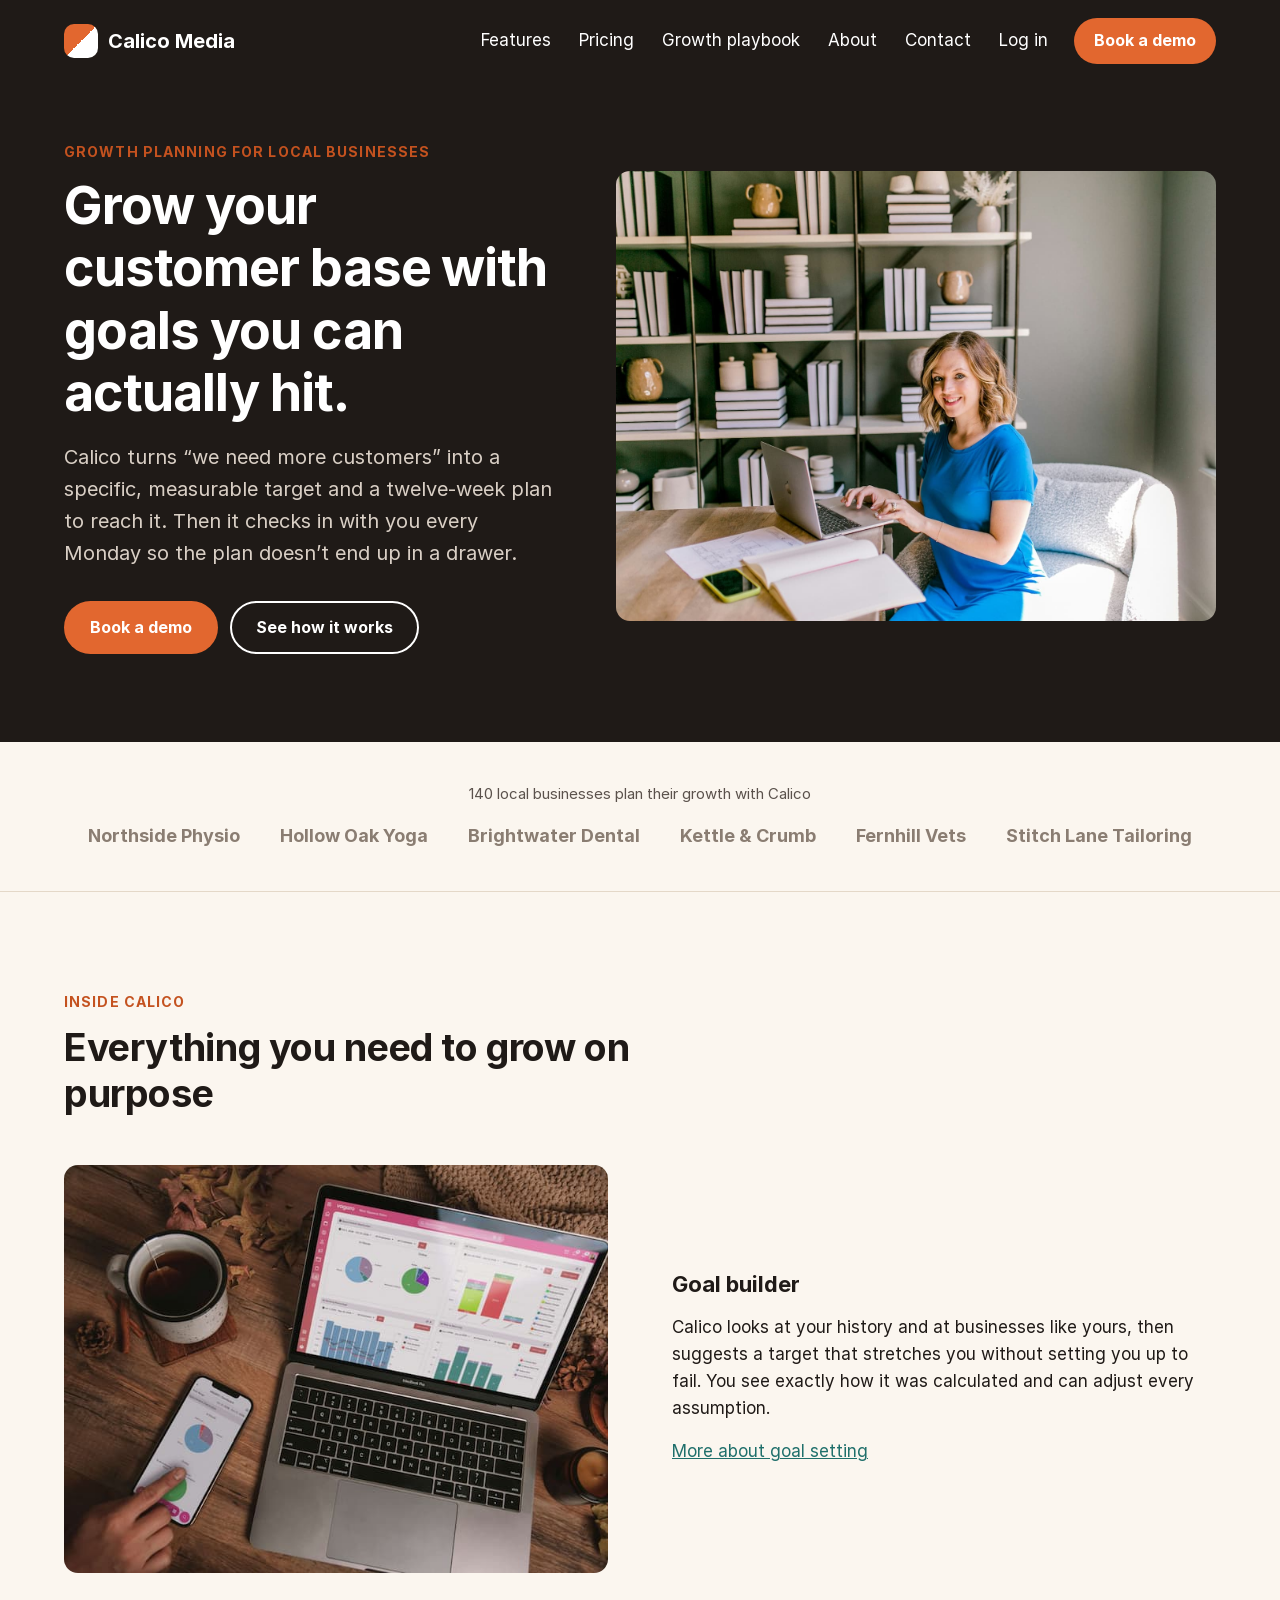
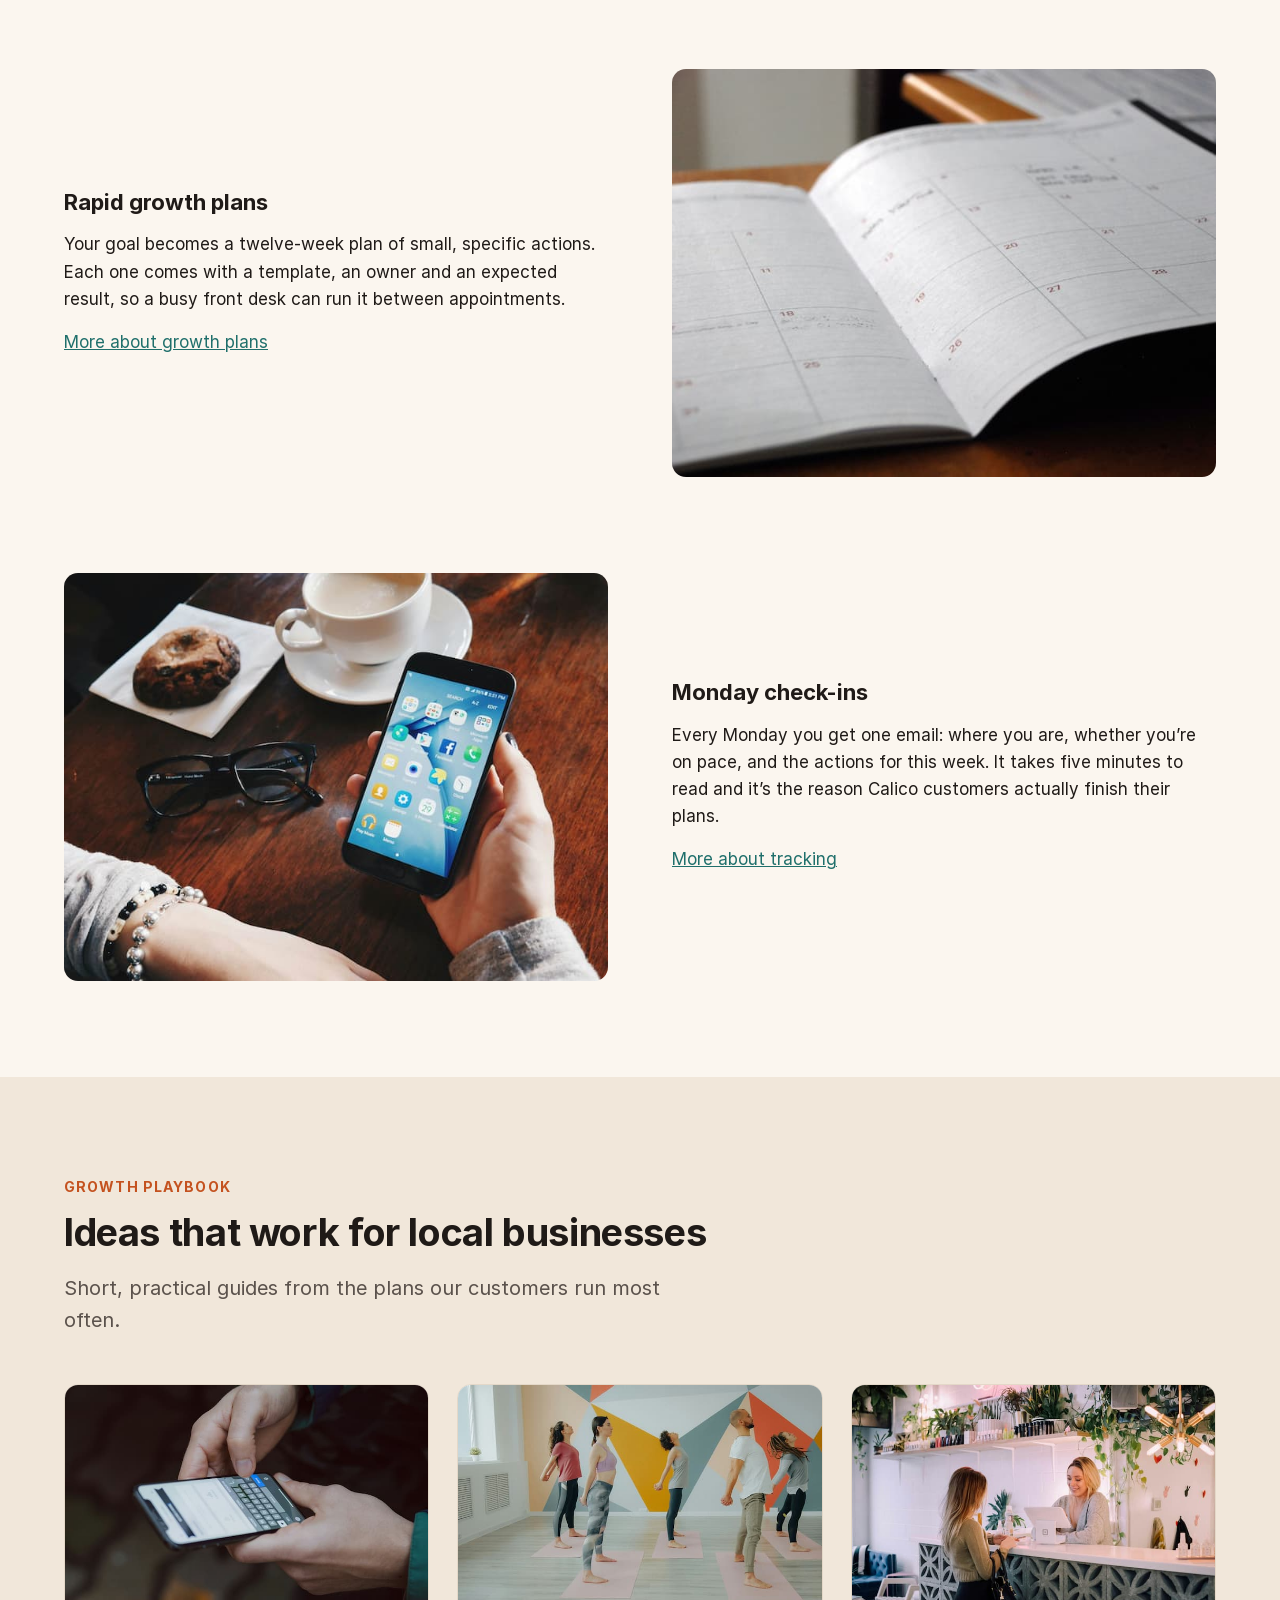
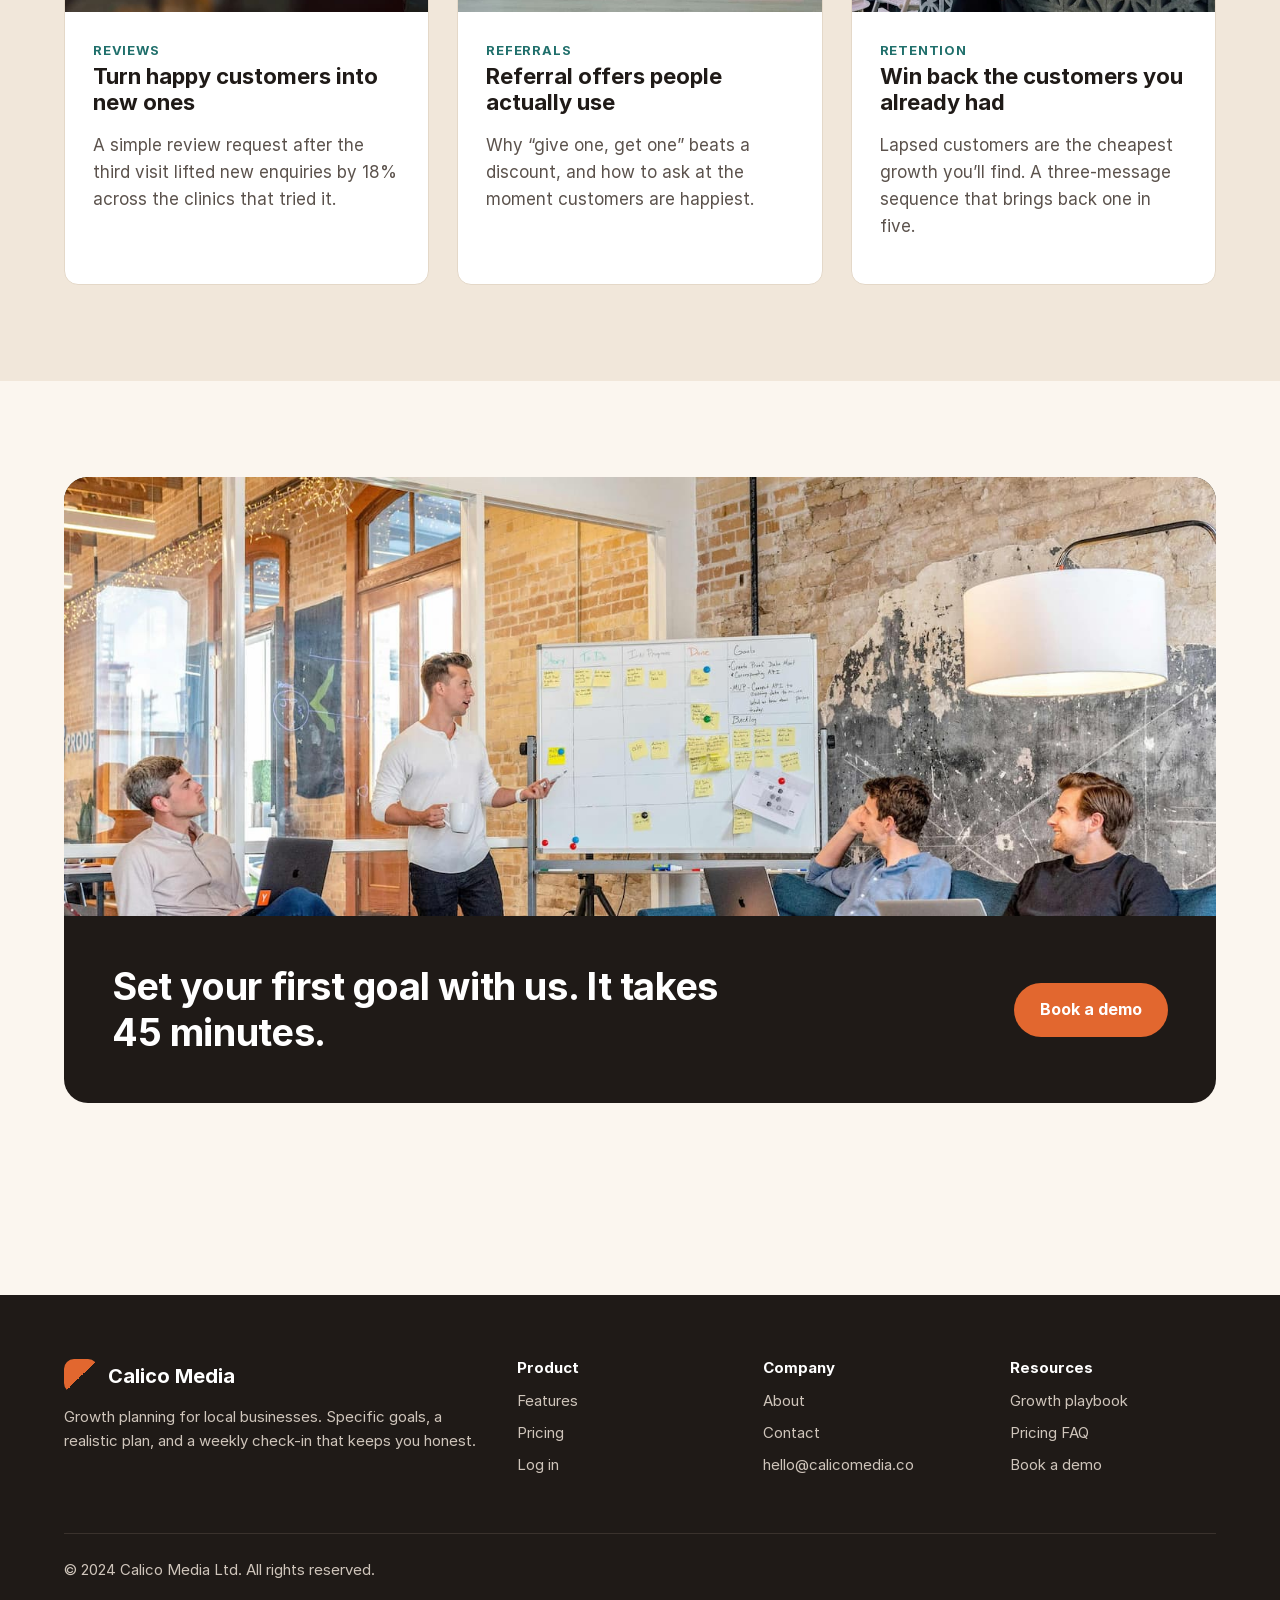
<file: public/index.html>
<!DOCTYPE html>
<html lang="en">
<head>
  <meta charset="utf-8">
  <meta name="viewport" content="width=device-width, initial-scale=1">
  <title>Calico Media | Growth planning for local businesses</title>
  <meta name="description" content="Calico helps local businesses grow their customer base with specific, measurable, realistic goals and a rapid growth plan you can run every week.">
  <link rel="stylesheet" href="css/styles.css">
</head>
<body>
  <header class="site-header site-header--home">
    <div class="container">
      <a class="logo" href="index.html"><span class="logo-mark"></span>Calico Media</a>
      <nav aria-label="Main">
        <ul class="nav-links">
          <li><a href="features.html">Features</a></li>
          <li><a href="pricing.html">Pricing</a></li>
          <li><a href="#playbook">Growth playbook</a></li>
          <li><a href="about.html">About</a></li>
          <li><a href="contact.html">Contact</a></li>
          <li><a href="https://app.calicomedia.co/login">Log in</a></li>
          <li><a class="btn" href="contact.html">Book a demo</a></li>
        </ul>
      </nav>
    </div>
  </header>

  <main>
    <section class="hero">
      <div class="container hero-inner">
        <div class="hero-text">
          <span class="eyebrow">Growth planning for local businesses</span>
          <h1>Grow your customer base with goals you can actually hit.</h1>
          <p class="lead">Calico turns &ldquo;we need more customers&rdquo; into a specific, measurable target and a twelve-week plan to reach it. Then it checks in with you every Monday so the plan doesn&rsquo;t end up in a drawer.</p>
          <div class="hero-actions">
            <a class="btn" href="contact.html">Book a demo</a>
            <a class="btn btn--ghost" href="features.html">See how it works</a>
          </div>
        </div>
        <div class="hero-media">
          <img class="hero-image" src="images/hero-weekly-plan-mobile.jpg" srcset="images/hero-weekly-plan-mobile.jpg 690w, images/hero-weekly-plan-desktop.jpg 1200w" sizes="(max-width: 800px) 100vw, 800px" alt="A business owner at her desk with a laptop and an open planner">
        </div>
      </div>
    </section>

    <section class="trust">
      <div class="container">
        <p>140 local businesses plan their growth with Calico</p>
        <ul class="trust-list">
          <li>Northside Physio</li>
          <li>Hollow Oak Yoga</li>
          <li>Brightwater Dental</li>
          <li>Kettle &amp; Crumb</li>
          <li>Fernhill Vets</li>
          <li>Stitch Lane Tailoring</li>
        </ul>
      </div>
    </section>

    <section class="section">
      <div class="container">
        <div class="section-intro">
          <span class="eyebrow">Inside Calico</span>
          <h2>Everything you need to grow on purpose</h2>
        </div>

        <div class="feature-row">
          <div class="feature-media">
            <img src="images/feature-goal-builder-mobile.jpg" srcset="images/feature-goal-builder-mobile.jpg 690w, images/feature-goal-builder-desktop.jpg 1200w" sizes="(max-width: 800px) 100vw, 50vw" loading="lazy" alt="Growth charts on a laptop and phone beside a cup of tea">
          </div>
          <div>
            <h3>Goal builder</h3>
            <p>Calico looks at your history and at businesses like yours, then suggests a target that stretches you without setting you up to fail. You see exactly how it was calculated and can adjust every assumption.</p>
            <a href="features.html">More about goal setting</a>
          </div>
        </div>

        <div class="feature-row feature-row--reverse">
          <div class="feature-media">
            <img src="images/feature-growth-plan-mobile.jpg" srcset="images/feature-growth-plan-mobile.jpg 690w, images/feature-growth-plan-desktop.jpg 1200w" sizes="(max-width: 800px) 100vw, 50vw" loading="lazy" alt="An open planner showing the weeks ahead">
          </div>
          <div>
            <h3>Rapid growth plans</h3>
            <p>Your goal becomes a twelve-week plan of small, specific actions. Each one comes with a template, an owner and an expected result, so a busy front desk can run it between appointments.</p>
            <a href="features.html">More about growth plans</a>
          </div>
        </div>

        <div class="feature-row">
          <div class="feature-media">
            <img src="images/feature-monday-checkin-mobile.jpg" srcset="images/feature-monday-checkin-mobile.jpg 690w, images/feature-monday-checkin-desktop.jpg 1200w" sizes="(max-width: 800px) 100vw, 50vw" loading="lazy" alt="Checking a phone over coffee on a Monday morning">
          </div>
          <div>
            <h3>Monday check-ins</h3>
            <p>Every Monday you get one email: where you are, whether you&rsquo;re on pace, and the actions for this week. It takes five minutes to read and it&rsquo;s the reason Calico customers actually finish their plans.</p>
            <a href="features.html">More about tracking</a>
          </div>
        </div>
      </div>
    </section>

    <section class="section section--sand" id="playbook">
      <div class="container">
        <div class="section-intro">
          <span class="eyebrow">Growth playbook</span>
          <h2>Ideas that work for local businesses</h2>
          <p class="lead">Short, practical guides from the plans our customers run most often.</p>
        </div>
        <div class="playbook-grid">
          <article class="card">
            <img src="images/playbook-reviews-mobile.jpg" srcset="images/playbook-reviews-mobile.jpg 690w, images/playbook-reviews-desktop.jpg 1200w" sizes="(max-width: 800px) 100vw, 33vw" loading="lazy" alt="A customer typing a review on their phone">
            <div class="card-body">
              <span class="card-tag">Reviews</span>
              <h3>Turn happy customers into new ones</h3>
              <p>A simple review request after the third visit lifted new enquiries by 18% across the clinics that tried it.</p>
            </div>
          </article>
          <article class="card">
            <img src="images/playbook-referrals-mobile.jpg" srcset="images/playbook-referrals-mobile.jpg 690w, images/playbook-referrals-desktop.jpg 1200w" sizes="(max-width: 800px) 100vw, 33vw" loading="lazy" alt="A group class stretching together in a yoga studio">
            <div class="card-body">
              <span class="card-tag">Referrals</span>
              <h3>Referral offers people actually use</h3>
              <p>Why &ldquo;give one, get one&rdquo; beats a discount, and how to ask at the moment customers are happiest.</p>
            </div>
          </article>
          <article class="card">
            <img src="images/playbook-rebooking-mobile.jpg" srcset="images/playbook-rebooking-mobile.jpg 690w, images/playbook-rebooking-desktop.jpg 1200w" sizes="(max-width: 800px) 100vw, 33vw" loading="lazy" alt="A customer at the front desk booking her next visit">
            <div class="card-body">
              <span class="card-tag">Retention</span>
              <h3>Win back the customers you already had</h3>
              <p>Lapsed customers are the cheapest growth you&rsquo;ll find. A three-message sequence that brings back one in five.</p>
            </div>
          </article>
        </div>
      </div>
    </section>

    <section class="section">
      <div class="container">
        <div class="cta-band">
          <img src="images/team-workshop.jpg-mobile" srcset="images/team-workshop-mobile.jpg 690w, images/team-workshop-desktop.jpg 1200w" sizes="(max-width: 800px) 100vw, 800px" loading="lazy" alt="The Calico Media team planning around a whiteboard">
          <div class="cta-body">
            <h2>Set your first goal with us. It takes 45 minutes.</h2>
            <a class="btn" href="contact.html">Book a demo</a>
          </div>
        </div>
      </div>
    </section>
  </main>

  <footer class="site-footer">
    <div class="container">
      <div class="footer-grid">
        <div>
          <a class="logo" href="index.html"><span class="logo-mark"></span>Calico Media</a>
          <p>Growth planning for local businesses. Specific goals, a realistic plan, and a weekly check-in that keeps you honest.</p>
        </div>
        <div>
          <h4>Product</h4>
          <ul>
            <li><a href="features.html">Features</a></li>
            <li><a href="pricing.html">Pricing</a></li>
            <li><a href="https://app.calicomedia.co/login">Log in</a></li>
          </ul>
        </div>
        <div>
          <h4>Company</h4>
          <ul>
            <li><a href="about.html">About</a></li>
            <li><a href="contact.html">Contact</a></li>
            <li><a href="mailto:hello@calicomedia.co">hello@calicomedia.co</a></li>
          </ul>
        </div>
        <div>
          <h4>Resources</h4>
          <ul>
            <li><a href="index.html#playbook">Growth playbook</a></li>
            <li><a href="pricing.html#faq">Pricing FAQ</a></li>
            <li><a href="contact.html">Book a demo</a></li>
          </ul>
        </div>
      </div>
      <div class="footer-bottom">
        <p>&copy; 2024 Calico Media Ltd. All rights reserved.</p>
      </div>
    </div>
  </footer>
</body>
</html>
</file>
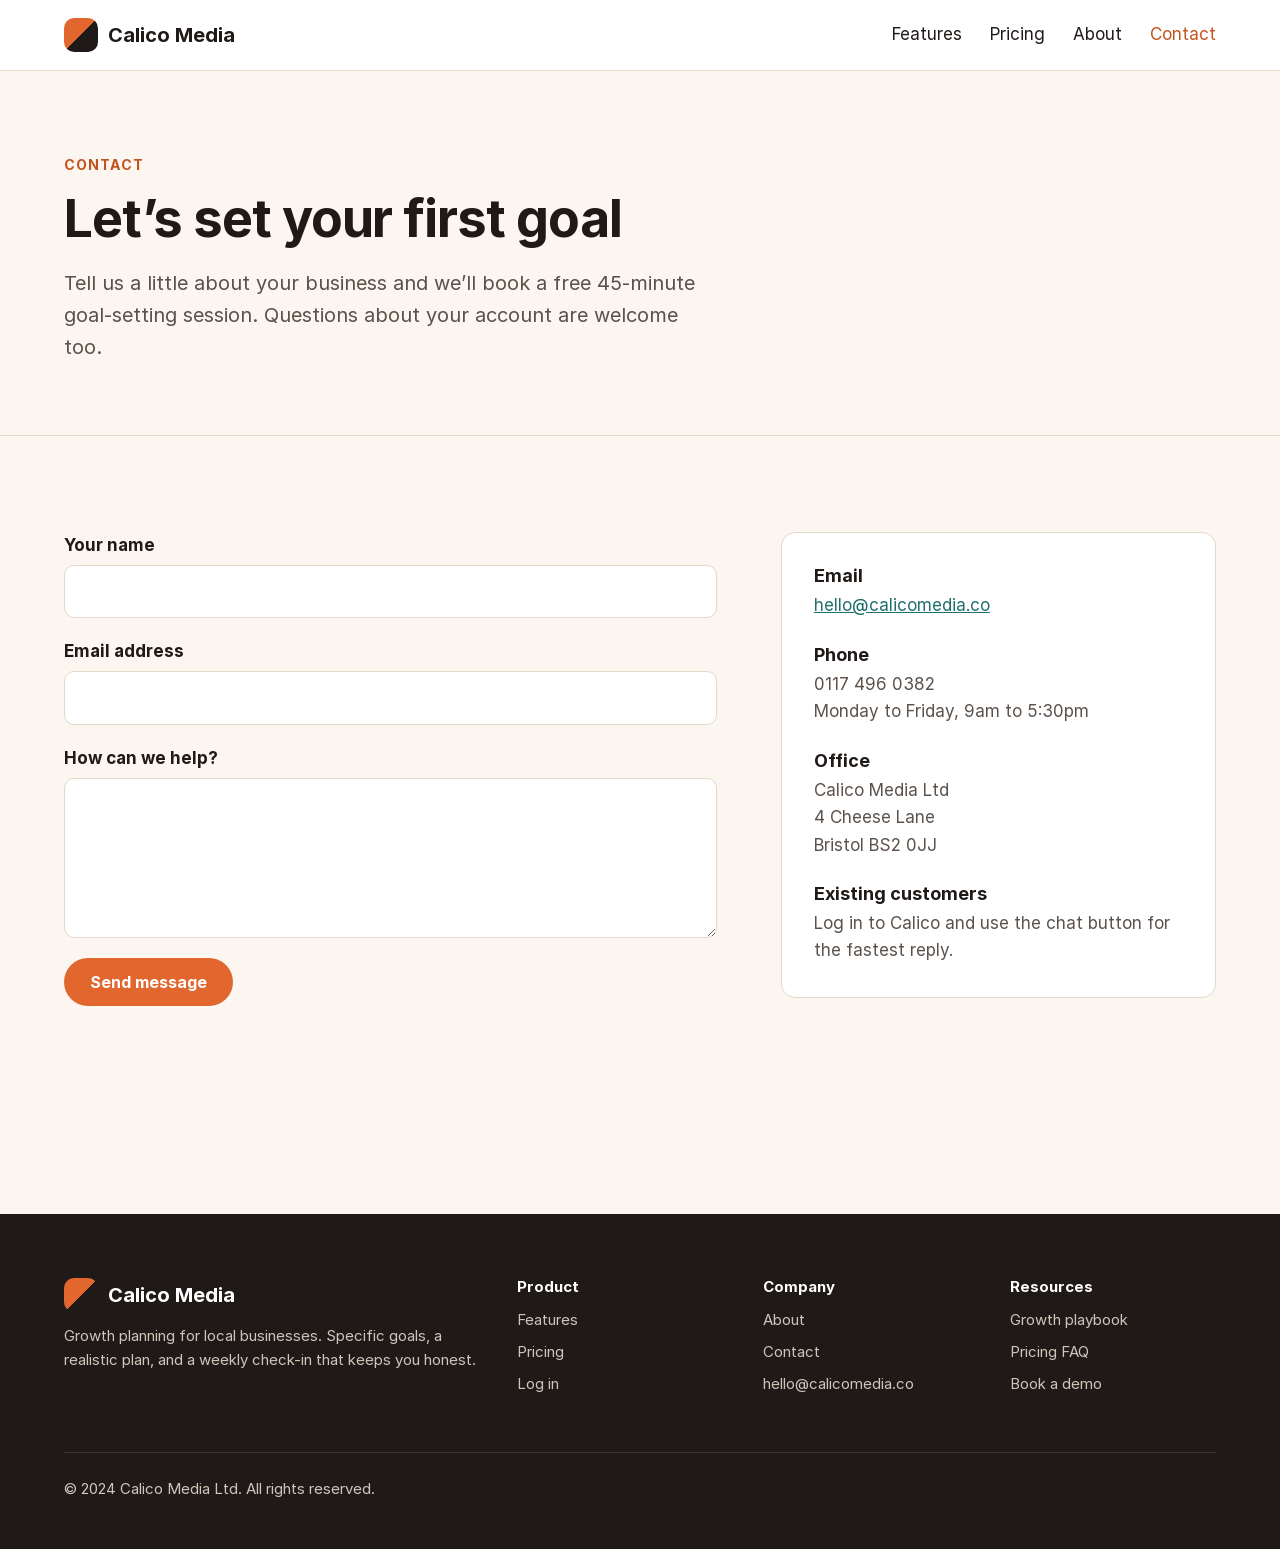
<file: public/contact.html>
<!DOCTYPE html>
<html lang="en">
<head>
  <meta charset="utf-8">
  <meta name="viewport" content="width=device-width, initial-scale=1">
  <title>Contact | Calico Media</title>
  <meta name="description" content="Book a demo or ask us a question. We reply within one business day.">
  <link rel="preconnect" href="https://fonts.googleapis.com">
  <link rel="preconnect" href="https://fonts.gstatic.com" crossorigin>
  <link href="https://fonts.googleapis.com/css2?family=Inter:wght@100;200;300;400;500;600;700;800;900&display=swap" rel="stylesheet">
  <link rel="stylesheet" href="css/styles.css">
</head>
<body>
  <header class="site-header">
    <div class="container">
      <a class="logo" href="index.html"><span class="logo-mark"></span>Calico Media</a>
      <nav aria-label="Main">
        <ul class="nav-links">
          <li><a href="features.html">Features</a></li>
          <li><a href="pricing.html">Pricing</a></li>
          <li><a href="about.html">About</a></li>
          <li><a href="contact.html" aria-current="page">Contact</a></li>
        </ul>
      </nav>
    </div>
  </header>

  <main>
    <section class="page-header">
      <div class="container">
        <span class="eyebrow">Contact</span>
        <h1>Let&rsquo;s set your first goal</h1>
        <p class="lead">Tell us a little about your business and we&rsquo;ll book a free 45-minute goal-setting session. Questions about your account are welcome too.</p>
      </div>
    </section>

    <section class="section">
      <div class="container contact-layout">
        <form class="contact-form" id="contact-form" action="/contact" method="post">

          <input id="honeypot" type="text" name="Leave this empty" autocomplete="off" tabindex="-1"></input>

          <label for="name">Your name</label>
          <input type="text" id="name" name="name" required>

          <label for="email">Email address</label>
          <input type="email" id="email" name="email" required>

          <label for="message">How can we help?</label>
          <textarea id="message" name="message" required></textarea>


          <button class="btn" type="submit">Send message</button>
          <p class="form-status" id="form-status" role="status"></p>
        </form>

        <aside class="contact-aside">
          <h3>Email</h3>
          <p><a href="mailto:hello@calicomedia.co">hello@calicomedia.co</a></p>
          <h3>Phone</h3>
          <p>0117 496 0382<br>Monday to Friday, 9am to 5:30pm</p>
          <h3>Office</h3>
          <p>Calico Media Ltd<br>4 Cheese Lane<br>Bristol BS2 0JJ</p>
          <h3>Existing customers</h3>
          <p>Log in to Calico and use the chat button for the fastest reply.</p>
        </aside>
      </div>
    </section>
  </main>

  <footer class="site-footer">
    <div class="container">
      <div class="footer-grid">
        <div>
          <a class="logo" href="index.html"><span class="logo-mark"></span>Calico Media</a>
          <p>Growth planning for local businesses. Specific goals, a realistic plan, and a weekly check-in that keeps you honest.</p>
        </div>
        <div>
          <h4>Product</h4>
          <ul>
            <li><a href="features.html">Features</a></li>
            <li><a href="pricing.html">Pricing</a></li>
            <li><a href="https://app.calicomedia.co/login">Log in</a></li>
          </ul>
        </div>
        <div>
          <h4>Company</h4>
          <ul>
            <li><a href="about.html">About</a></li>
            <li><a href="contact.html">Contact</a></li>
            <li><a href="mailto:hello@calicomedia.co">hello@calicomedia.co</a></li>
          </ul>
        </div>
        <div>
          <h4>Resources</h4>
          <ul>
            <li><a href="index.html#playbook">Growth playbook</a></li>
            <li><a href="pricing.html#faq">Pricing FAQ</a></li>
            <li><a href="contact.html">Book a demo</a></li>
          </ul>
        </div>
      </div>
      <div class="footer-bottom">
        <p>&copy; 2024 Calico Media Ltd. All rights reserved.</p>
      </div>
    </div>
  </footer>
  <script src="js/contact.js"></script>
</body>
</html>
</file>
<file: public/css/styles.css>
@font-face {
  font-family: 'Inter';
  src: url('../fonts/Inter-Regular.woff2') format('woff2');
  font-weight: 400;
  font-style: normal;
  font-display: swap;
}

@font-face {
  font-family: 'Inter';
  src: url('../fonts/Inter-Bold.woff2') format('woff2');
  font-weight: 700;
  font-style: normal;
  font-display: swap;
}

/* Calico Media marketing site */

:root {
  --ink: #1f1a17;
  --ink-soft: #5b524c;
  --cream: #fbf6ef;
  --sand: #f1e7da;
  --white: #ffffff;
  --orange: #e2672f;
  --orange-dark: #c4521f;
  --teal: #1f6f6b;
  --line: #e4d8c8;
  --radius: 14px;
}

#honeypot {
  position: absolute;
  left: -9999px;
  width: 1px;
  height: 1px;
  overflow: hidden;
}

*,
*::before,
*::after {
  box-sizing: border-box;
}

body {
  margin: 0;
  font-family: 'Inter', -apple-system, BlinkMacSystemFont, 'Segoe UI', sans-serif;
  font-weight: 400;
  font-size: 17px;
  line-height: 1.6;
  color: var(--ink);
  background: var(--cream);
}

h1,
h2,
h3,
h4 {
  font-weight: 700;
  line-height: 1.2;
  margin: 0 0 16px;
}

h1 {
  font-size: 52px;
  letter-spacing: -0.02em;
}

h2 {
  font-size: 38px;
  letter-spacing: -0.01em;
}

h3 {
  font-size: 22px;
}

p {
  margin: 0 0 16px;
}

a {
  color: var(--teal);
}

img {
  max-width: 100%;
  height: auto;
  width: 100%;
}

.container {
  max-width: 1200px;
  margin: 0 auto;
  padding: 0 24px;
}

.section {
  padding: 96px 0;
}

.section--sand {
  background: var(--sand);
}

.eyebrow {
  display: inline-block;
  font-size: 14px;
  font-weight: 700;
  letter-spacing: 0.08em;
  text-transform: uppercase;
  color: var(--orange-dark);
  margin-bottom: 12px;
}

.lead {
  font-size: 20px;
  color: var(--ink-soft);
  max-width: 640px;
}

.section-intro {
  max-width: 680px;
  margin-bottom: 48px;
}

.btn {
  display: inline-block;
  padding: 14px 26px;
  border-radius: 999px;
  background: var(--orange);
  color: var(--white);
  font-weight: 700;
  text-decoration: none;
  border: 0;
  font-size: 16px;
  font-family: inherit;
  cursor: pointer;
}

.btn:hover {
  background: var(--orange-dark);
}

.btn--ghost {
  background: transparent;
  color: inherit;
  box-shadow: inset 0 0 0 2px currentColor;
}

.btn--ghost:hover {
  background: rgba(255, 255, 255, 0.1);
}

/* Header */

.site-header {
  background: var(--white);
  border-bottom: 1px solid var(--line);
}

.site-header .container {
  display: flex;
  flex-wrap: wrap;
  align-items: center;
  justify-content: space-between;
  gap: 12px 32px;
  padding-top: 18px;
  padding-bottom: 18px;
}

.logo {
  display: flex;
  align-items: center;
  gap: 10px;
  flex-shrink: 0;
  font-size: 20px;
  font-weight: 700;
  color: var(--ink);
  text-decoration: none;
}

.logo-mark {
  width: 34px;
  height: 34px;
  border-radius: 10px;
  background: linear-gradient(135deg, var(--orange) 0%, var(--orange) 50%, var(--ink) 50%, var(--ink) 100%);
}

.nav-links {
  display: flex;
  flex-wrap: wrap;
  align-items: center;
  gap: 8px 28px;
  list-style: none;
  margin: 0;
  padding: 0;
}

.nav-links a {
  color: var(--ink);
  text-decoration: none;
}

.nav-links a:hover,
.nav-links a[aria-current='page'] {
  color: var(--orange-dark);
}

.site-header--home {
  background: var(--ink);
  border-bottom: 0;
}

.site-header--home .logo,
.site-header--home .nav-links a {
  color: var(--white);
}

.site-header--home .logo-mark {
  background: linear-gradient(135deg, var(--orange) 0%, var(--orange) 50%, var(--white) 50%, var(--white) 100%);

}

.site-header--home .container {
  flex-wrap: wrap;
}

.site-header--home nav {
  min-width: 200px;
}

.site-header--home .nav-links {
  flex-wrap: wrap;
  gap: 0;
}

.site-header--home .nav-links li {
  min-width: 0;
}

.site-header--home .nav-links a {
  display: block;
  padding: 0 14px;
  white-space: nowrap;
}

.site-header--home .nav-links li:last-child {
  flex-shrink: 0;
}

.site-header--home .nav-links .btn {
  margin-left: 12px;
  padding: 10px 20px;
}

/* Home hero */

.hero {
  background: var(--ink);
  color: var(--white);
  padding: 56px 0 88px;
}

.hero-inner {
  display: flex;
  align-items: center;
  gap: 56px;
}

.hero-text {
  flex: 1;
}

.hero-text .lead {
  color: #d9cfc5;
}

.hero-actions {
  display: flex;
  flex-wrap: wrap;
  gap: 12px;
  margin-top: 32px;
}

.hero-media {
  width: 600px;
  flex-shrink: 0;
}

.hero-image {
  width: 100%;
  aspect-ratio: 4 / 3;
  object-fit: cover;
  border-radius: var(--radius);
  display: block;
}

/* Trust strip */

.trust {
  padding: 40px 0;
  border-bottom: 1px solid var(--line);
  text-align: center;
}

.trust p {
  color: var(--ink-soft);
  font-size: 15px;
}

.trust-list {
  display: flex;
  flex-wrap: wrap;
  justify-content: center;
  gap: 12px 40px;
  list-style: none;
  margin: 0;
  padding: 0;
  font-weight: 700;
  font-size: 18px;
  color: #8a7d72;
}

/* Steps */

.steps {
  display: grid;
  grid-template-columns: repeat(auto-fit, minmax(240px, 1fr));
  gap: 24px;
}

.step {
  background: var(--white);
  border: 1px solid var(--line);
  border-radius: var(--radius);
  padding: 32px;
}

.step-number {
  display: inline-flex;
  align-items: center;
  justify-content: center;
  width: 40px;
  height: 40px;
  border-radius: 50%;
  background: var(--sand);
  color: var(--orange-dark);
  font-weight: 700;
  margin-bottom: 16px;
}

/* Check list */

.check-list {
  list-style: none;
  margin: 24px 0 0;
  padding: 0;
}

.check-list li {
  position: relative;
  padding-left: 32px;
  margin-bottom: 14px;
}

.check-list li::before {
  content: '';
  position: absolute;
  left: 0;
  top: 6px;
  width: 16px;
  height: 16px;
  border-radius: 50%;
  background: var(--teal);
  box-shadow: inset 0 0 0 4px #cfe6e4;
}

/* FAQ */

.faq {
  max-width: 820px;
}

.faq details {
  border-top: 1px solid var(--line);
  padding: 20px 0;
}

.faq details:last-child {
  border-bottom: 1px solid var(--line);
}

.faq summary {
  font-weight: 700;
  font-size: 19px;
  cursor: pointer;
}

.faq details p {
  margin-top: 12px;
  color: var(--ink-soft);
}

/* Feature rows */

.feature-row {
  display: grid;
  grid-template-columns: 1fr 1fr;
  gap: 64px;
  align-items: center;
  margin-bottom: 96px;
}

.feature-row:last-child {
  margin-bottom: 0;
}

.feature-row--reverse .feature-media {
  order: 2;
}

.feature-media img {
  display: block;
  width: 100%;
  aspect-ratio: 4 / 3;
  object-fit: cover;
  border-radius: var(--radius);
}

/* Playbook */

.playbook-grid {
  display: grid;
  grid-template-columns: repeat(auto-fit, minmax(300px, 1fr));
  gap: 28px;
}

/* Card grid */

.card-grid {
  display: grid;
  grid-template-columns: repeat(3, 1fr);
  gap: 28px;
}

.card {
  background: var(--white);
  border: 1px solid var(--line);
  border-radius: var(--radius);
  overflow: hidden;
}

.card img {
  display: block;
  width: 100%;
  aspect-ratio: 16 / 10;
  object-fit: cover;
}

.card-body {
  padding: 24px 28px 28px;
}

.card-body p {
  color: var(--ink-soft);
}

.card-tag {
  font-size: 13px;
  font-weight: 700;
  text-transform: uppercase;
  letter-spacing: 0.06em;
  color: var(--teal);
}

.icon-dot {
  width: 44px;
  height: 44px;
  border-radius: 12px;
  background: var(--sand);
  margin-bottom: 18px;
  position: relative;
}

.icon-dot::after {
  content: '';
  position: absolute;
  inset: 13px;
  border-radius: 50%;
  background: var(--orange);
}

/* CTA band */

.cta-band {
  background: var(--ink);
  color: var(--white);
  border-radius: 24px;
  overflow: hidden;
}

.cta-band img {
  display: block;
  width: 100%;
  aspect-ratio: 21 / 8;
  object-fit: cover;
}

.cta-body {
  padding: 48px;
  display: flex;
  flex-wrap: wrap;
  align-items: center;
  justify-content: space-between;
  gap: 24px;
}

.cta-body h2 {
  margin: 0;
  max-width: 620px;
}

/* Page header (inner pages) */

.page-header {
  padding: 80px 0 56px;
  border-bottom: 1px solid var(--line);
}

/* Pricing */

.pricing-grid {
  display: grid;
  grid-template-columns: repeat(auto-fit, minmax(260px, 1fr));
  gap: 24px;
  align-items: stretch;
}

.pricing-card {
  background: var(--white);
  border: 1px solid var(--line);
  border-radius: var(--radius);
  padding: 36px 32px;
  display: flex;
  flex-direction: column;
}

.pricing-card--featured {
  border: 2px solid var(--orange);
  box-shadow: 0 24px 48px rgba(226, 103, 47, 0.14);
}

.plan-badge {
  align-self: flex-start;
  font-size: 13px;
  font-weight: 700;
  background: var(--orange);
  color: var(--white);
  border-radius: 999px;
  padding: 4px 12px;
  margin-bottom: 16px;
}

.price {
  font-size: 48px;
  font-weight: 700;
  margin: 8px 0 4px;
}

.price small {
  font-size: 17px;
  font-weight: 400;
  color: var(--ink-soft);
}

.pricing-card .check-list {
  flex: 1;
  margin-bottom: 28px;
}

.pricing-card .btn {
  text-align: center;
}

.pricing-note {
  margin-top: 32px;
  color: var(--ink-soft);
  font-size: 15px;
}

/* About */

.stats {
  display: grid;
  grid-template-columns: repeat(auto-fit, minmax(160px, 1fr));
  gap: 16px;
}

.stat {
  background: var(--white);
  border: 1px solid var(--line);
  border-radius: var(--radius);
  padding: 28px 20px;
}

.stat-number {
  display: block;
  font-size: 48px;
  font-weight: 700;
  color: var(--orange-dark);
}

.stat-label {
  display: block;
  font-size: 15px;
  color: var(--ink-soft);
}

.prose {
  max-width: 720px;
}

.team-grid {
  display: grid;
  grid-template-columns: repeat(auto-fit, minmax(220px, 1fr));
  gap: 24px;
}

.person {
  background: var(--white);
  border: 1px solid var(--line);
  border-radius: var(--radius);
  padding: 28px;
}

.avatar {
  width: 56px;
  height: 56px;
  border-radius: 50%;
  background: var(--sand);
  color: var(--orange-dark);
  display: flex;
  align-items: center;
  justify-content: center;
  font-weight: 700;
  margin-bottom: 16px;
}

.person p {
  color: var(--ink-soft);
  font-size: 15px;
  margin: 0;
}

/* Contact */

.contact-layout {
  display: grid;
  grid-template-columns: 3fr 2fr;
  gap: 64px;
}

.contact-form label {
  display: block;
  font-weight: 700;
  margin-bottom: 6px;
}

.contact-form input,
.contact-form textarea {
  display: block;
  width: 100%;
  font: inherit;
  padding: 12px 14px;
  border: 1px solid var(--line);
  border-radius: 10px;
  background: var(--white);
  margin-bottom: 20px;
}

.contact-form textarea {
  min-height: 160px;
  resize: vertical;
}

.form-status {
  margin-top: 16px;
  font-weight: 700;
}

.form-status--success {
  color: var(--teal);
}

.form-status--error {
  color: #b3261e;
}

.contact-aside {
  background: var(--white);
  border: 1px solid var(--line);
  border-radius: var(--radius);
  padding: 32px;
  align-self: start;
}

.contact-aside h3 {
  font-size: 18px;
  margin-top: 24px;
  margin-bottom: 6px;
}

.contact-aside h3:first-child {
  margin-top: 0;
}

.contact-aside p {
  color: var(--ink-soft);
  margin: 0;
}

/* Footer */

.site-footer {
  background: var(--ink);
  color: #cfc5bb;
  padding: 64px 0 32px;
  margin-top: 96px;
  font-size: 15px;
}

.footer-grid {
  display: grid;
  grid-template-columns: 2fr 1fr 1fr 1fr;
  gap: 40px;
}

.site-footer h4 {
  color: var(--white);
  font-size: 15px;
  margin-bottom: 12px;
}

.site-footer ul {
  list-style: none;
  margin: 0;
  padding: 0;
}

.site-footer li {
  margin-bottom: 8px;
}

.site-footer a {
  color: #cfc5bb;
  text-decoration: none;
}

.site-footer a:hover {
  color: var(--white);
}

.site-footer .logo {
  color: var(--white);
  margin-bottom: 12px;
}

.footer-bottom {
  border-top: 1px solid #3a322d;
  margin-top: 48px;
  padding-top: 24px;
}

@media (max-width: 980px) {
  .playbook-grid {
    display: grid;
    flex-wrap: wrap;
    grid-template-columns: repeat(2, 2fr);
    gap: 28px;
  }

  
  
  .card{
    flex-direction: column;
  }


  .hero-actions {
    justify-content: center;
    gap: 12px;
  }

  .logo-mark{
    width:30px;
    height:30px;
  }

  .hero-inner {
      flex-direction: column-reverse;
      gap: 30px;
    }

  .hero-media {
    width: 100%;
  }
}

@media (max-width: 668px) {

  .playbook-grid {
    display: grid;
    flex-wrap: wrap;
    grid-template-columns: repeat(1, 2fr);
    gap: 28px;
  }
  .site-header--home .btn{
    margin-top:10px;
  }

@media (max-width: 768px) {
  .hero-inner {
    display: flex;
    flex-direction: column;
  }
  h1 {
    font-size: 40px;
  }

  h2 {
    font-size: 30px;
  }

  .section {
    padding: 64px 0;
  }

  .feature-row {
    grid-template-columns: 2fr;
    gap: 32px;
    margin-bottom: 64px;
  }

  .feature-row--reverse .feature-media {
    order: 0;
  }

  .card-grid {
    grid-template-columns: repeat(2, 1fr);
  }

  .contact-layout {
    grid-template-columns: 1fr;
    gap: 40px;
  }

  .footer-grid {
    grid-template-columns: 1fr 1fr;
  }

}

@media (max-width: 600px) {
  .site-header--home a{
  font-size: small;
  font-weight:bold;
}

  .site-header--home a:hover{
    text-decoration: underline;
  }

  h1 {
    font-size: 34px;
  }

  .card-grid {
    grid-template-columns: 1fr;
  }

  .cta-body {
    padding: 32px 24px;
  }

  .footer-grid {
    grid-template-columns: 1fr;
  }
}
</file>
